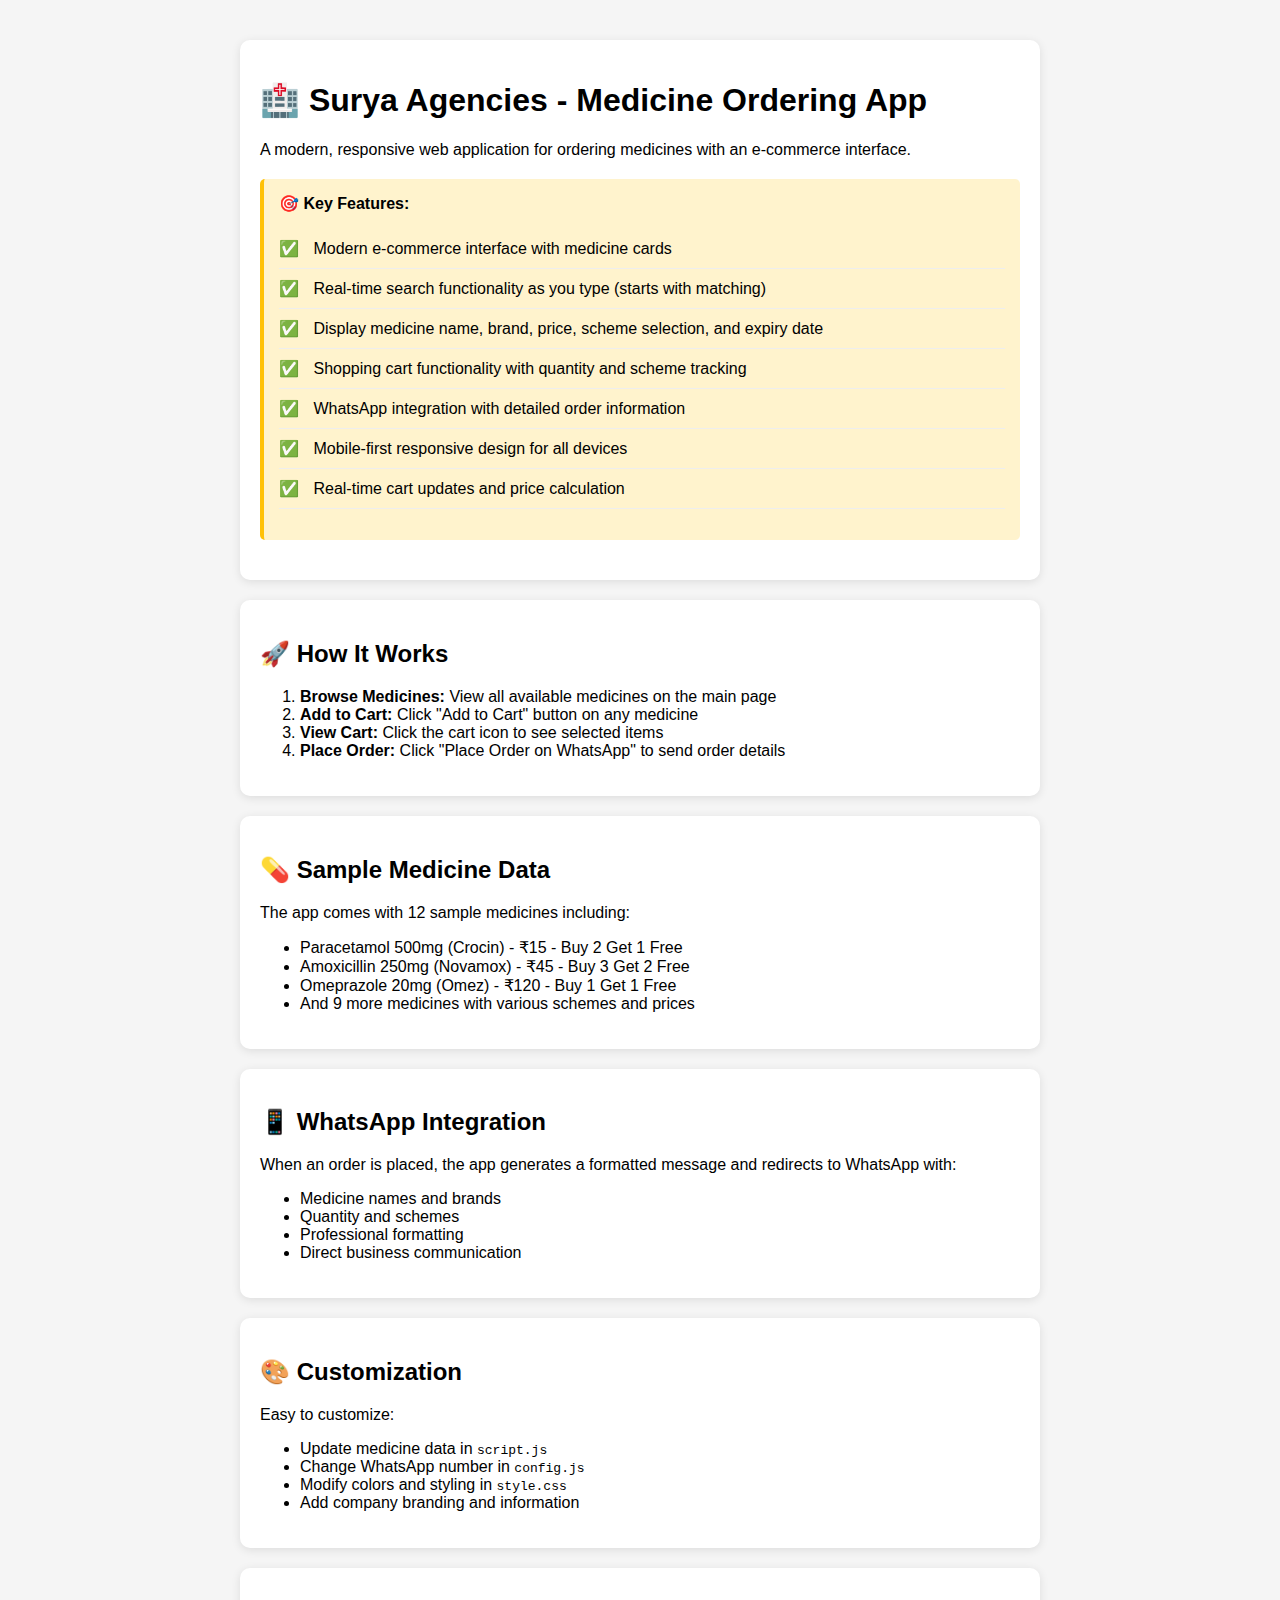
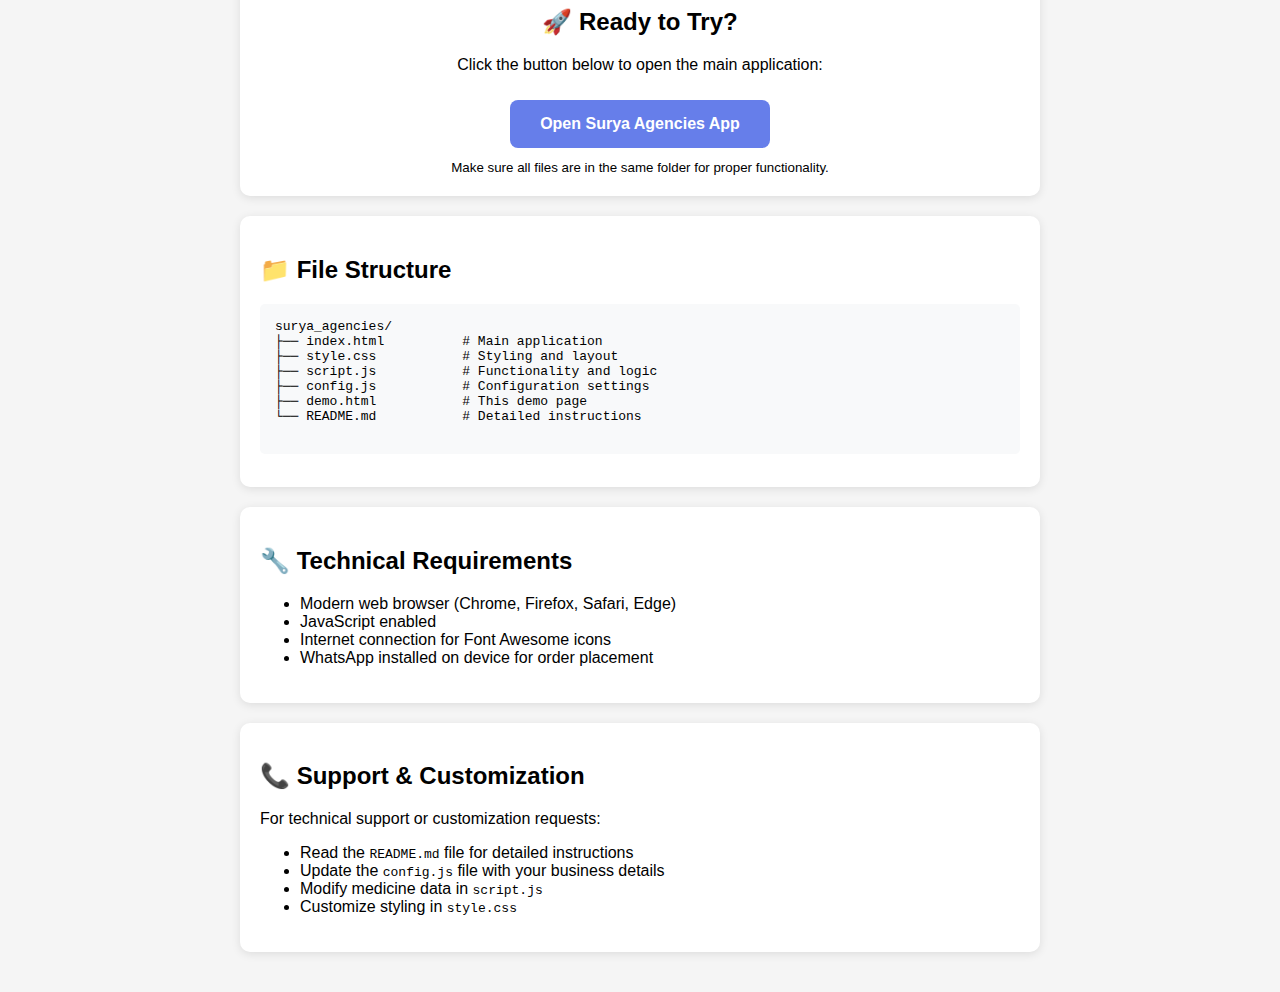
<file: demo.html>
<!DOCTYPE html>
<html lang="en">
<head>
    <meta charset="UTF-8">
    <meta name="viewport" content="width=device-width, initial-scale=1.0">
    <title>Surya Agencies - Demo</title>
    <style>
        body {
            font-family: Arial, sans-serif;
            max-width: 800px;
            margin: 0 auto;
            padding: 20px;
            background: #f5f5f5;
        }
        .demo-section {
            background: white;
            padding: 20px;
            margin: 20px 0;
            border-radius: 10px;
            box-shadow: 0 2px 10px rgba(0,0,0,0.1);
        }
        .feature-list {
            list-style: none;
            padding: 0;
        }
        .feature-list li {
            padding: 10px 0;
            border-bottom: 1px solid #eee;
        }
        .feature-list li:before {
            content: "✅ ";
            margin-right: 10px;
        }
        .screenshot {
            text-align: center;
            margin: 20px 0;
            padding: 20px;
            background: #f8f9fa;
            border-radius: 8px;
        }
        .screenshot img {
            max-width: 100%;
            height: auto;
            border: 1px solid #ddd;
            border-radius: 5px;
        }
        .cta-button {
            display: inline-block;
            background: #667eea;
            color: white;
            padding: 15px 30px;
            text-decoration: none;
            border-radius: 8px;
            font-weight: bold;
            margin: 10px;
            transition: all 0.3s ease;
        }
        .cta-button:hover {
            background: #5a6fd8;
            transform: translateY(-2px);
        }
        .highlight {
            background: #fff3cd;
            padding: 15px;
            border-radius: 5px;
            border-left: 4px solid #ffc107;
            margin: 20px 0;
        }
    </style>
</head>
<body>
    <div class="demo-section">
        <h1>🏥 Surya Agencies - Medicine Ordering App</h1>
        <p>A modern, responsive web application for ordering medicines with an e-commerce interface.</p>
        
        <div class="highlight">
            <strong>🎯 Key Features:</strong>
            <ul class="feature-list">
                <li>Modern e-commerce interface with medicine cards</li>
                <li>Real-time search functionality as you type (starts with matching)</li>
                <li>Display medicine name, brand, price, scheme selection, and expiry date</li>
                <li>Shopping cart functionality with quantity and scheme tracking</li>
                <li>WhatsApp integration with detailed order information</li>
                <li>Mobile-first responsive design for all devices</li>
                <li>Real-time cart updates and price calculation</li>
            </ul>
        </div>
    </div>

    <div class="demo-section">
        <h2>🚀 How It Works</h2>
        <ol>
            <li><strong>Browse Medicines:</strong> View all available medicines on the main page</li>
            <li><strong>Add to Cart:</strong> Click "Add to Cart" button on any medicine</li>
            <li><strong>View Cart:</strong> Click the cart icon to see selected items</li>
            <li><strong>Place Order:</strong> Click "Place Order on WhatsApp" to send order details</li>
        </ol>
    </div>

    <div class="demo-section">
        <h2>💊 Sample Medicine Data</h2>
        <p>The app comes with 12 sample medicines including:</p>
        <ul>
            <li>Paracetamol 500mg (Crocin) - ₹15 - Buy 2 Get 1 Free</li>
            <li>Amoxicillin 250mg (Novamox) - ₹45 - Buy 3 Get 2 Free</li>
            <li>Omeprazole 20mg (Omez) - ₹120 - Buy 1 Get 1 Free</li>
            <li>And 9 more medicines with various schemes and prices</li>
        </ul>
    </div>

    <div class="demo-section">
        <h2>📱 WhatsApp Integration</h2>
        <p>When an order is placed, the app generates a formatted message and redirects to WhatsApp with:</p>
        <ul>
            <li>Medicine names and brands</li>
            <li>Quantity and schemes</li>
            <li>Professional formatting</li>
            <li>Direct business communication</li>
        </ul>
    </div>

    <div class="demo-section">
        <h2>🎨 Customization</h2>
        <p>Easy to customize:</p>
        <ul>
            <li>Update medicine data in <code>script.js</code></li>
            <li>Change WhatsApp number in <code>config.js</code></li>
            <li>Modify colors and styling in <code>style.css</code></li>
            <li>Add company branding and information</li>
        </ul>
    </div>

    <div class="demo-section" style="text-align: center;">
        <h2>🚀 Ready to Try?</h2>
        <p>Click the button below to open the main application:</p>
        <a href="index.html" class="cta-button">Open Surya Agencies App</a>
        <br>
        <small>Make sure all files are in the same folder for proper functionality.</small>
    </div>

    <div class="demo-section">
        <h2>📁 File Structure</h2>
        <pre style="background: #f8f9fa; padding: 15px; border-radius: 5px; overflow-x: auto;">
surya_agencies/
├── index.html          # Main application
├── style.css           # Styling and layout
├── script.js           # Functionality and logic
├── config.js           # Configuration settings
├── demo.html           # This demo page
└── README.md           # Detailed instructions
        </pre>
    </div>

    <div class="demo-section">
        <h2>🔧 Technical Requirements</h2>
        <ul>
            <li>Modern web browser (Chrome, Firefox, Safari, Edge)</li>
            <li>JavaScript enabled</li>
            <li>Internet connection for Font Awesome icons</li>
            <li>WhatsApp installed on device for order placement</li>
        </ul>
    </div>

    <div class="demo-section">
        <h2>📞 Support & Customization</h2>
        <p>For technical support or customization requests:</p>
        <ul>
            <li>Read the <code>README.md</code> file for detailed instructions</li>
            <li>Update the <code>config.js</code> file with your business details</li>
            <li>Modify medicine data in <code>script.js</code></li>
            <li>Customize styling in <code>style.css</code></li>
        </ul>
    </div>
</body>
</html>
</file>
